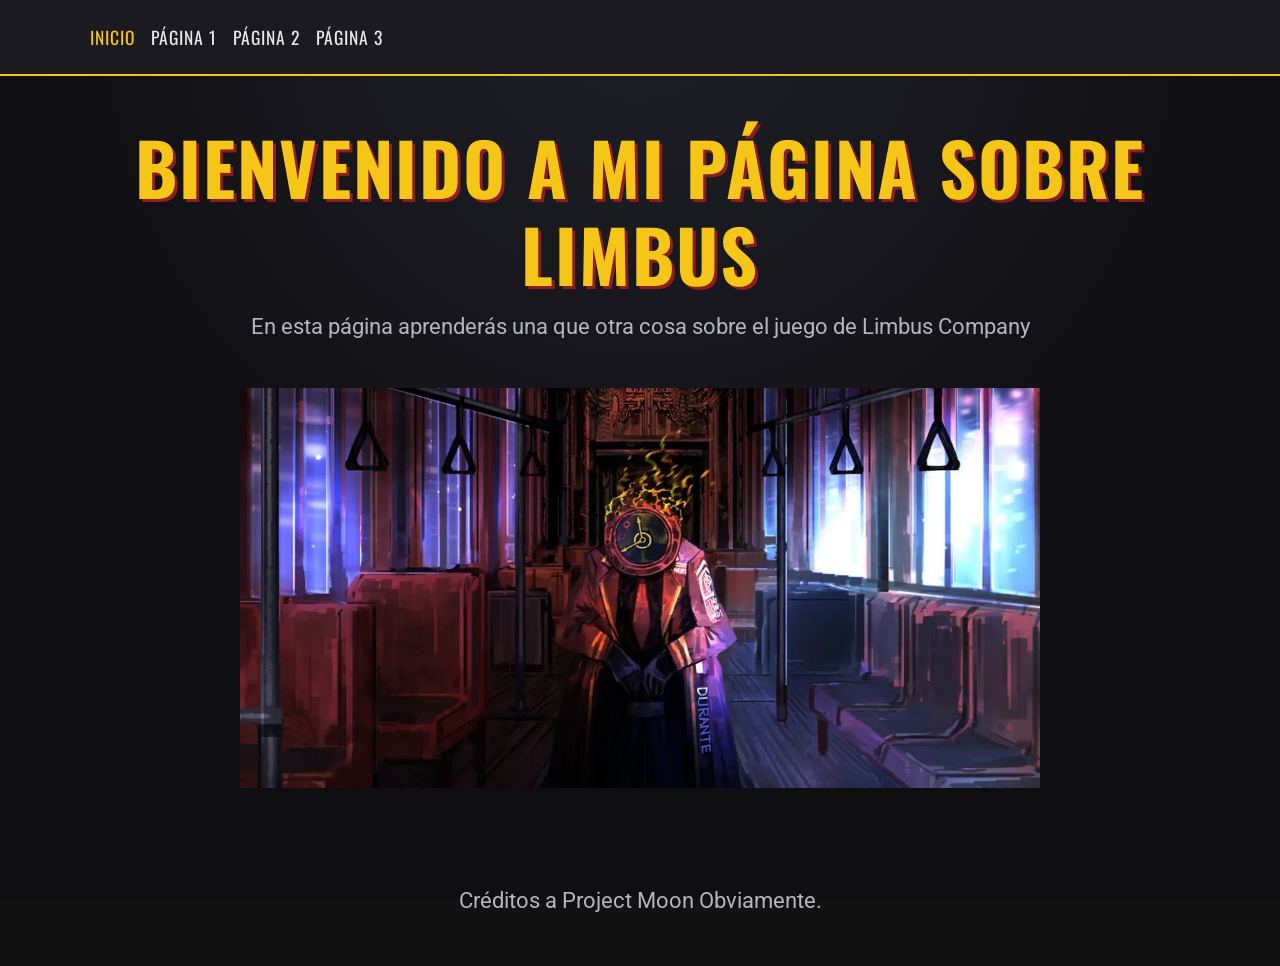
<file: index.html>
<!DOCTYPE html>
<html lang="es" data-bs-theme="dark">
<head>
  <meta charset="UTF-8">
  <meta name="viewport" content="width=device-width, initial-scale=1.0">
  <title>Maruchan la mejor sopa</title>

  <!-- Fuentes de Google -->
  <link rel="preconnect" href="https://fonts.googleapis.com">
  <link rel="preconnect" href="https://fonts.gstatic.com" crossorigin>
  <link href="https://fonts.googleapis.com/css2?family=Oswald:wght@500;700&family=Roboto:wght@400;500&display=swap" rel="stylesheet">

  <link href="https://cdn.jsdelivr.net/npm/bootstrap@5.3.3/dist/css/bootstrap.min.css" rel="stylesheet">
  <link href="styles.css" rel="stylesheet">
</head>
<body>

  <nav class="navbar navbar-expand-sm navbar-dark">
    <div class="container">
      <button class="navbar-toggler" type="button" data-bs-toggle="collapse"
              data-bs-target="#menu" aria-controls="menu" aria-expanded="false"
              aria-label="Abrir menú">
        <span class="navbar-toggler-icon"></span>
      </button>

      <div class="collapse navbar-collapse" id="menu">
        <ul class="navbar-nav">
          <li class="nav-item"><a class="nav-link active" href="index.html">Inicio</a></li>
          <li class="nav-item"><a class="nav-link" href="página1.html">Página 1</a></li>
          <li class="nav-item"><a class="nav-link" href="página2.html">Página 2</a></li>
          <li class="nav-item"><a class="nav-link" href="página3.html">Página 3</a></li>
        </ul>
      </div>
    </div>
  </nav>

  <main class="container text-center py-5">
    <h1 class="titulo mb-3">Bienvenido a mi Página sobre Limbus</h1>
    <h2 class="subtitulo mb-5">En esta página aprenderás una que otra cosa sobre el juego de Limbus Company</h2>

    <div class="imagen-placeholder mx-auto">
        <img src="Limbus.webp" alt="Limbus Company">
    </div>
  </main>

  <script src="https://cdn.jsdelivr.net/npm/bootstrap@5.3.3/dist/js/bootstrap.bundle.min.js"></script>
  <footer class=" container text-center py-5 subtitulo mb-7">
      Créditos a Project Moon Obviamente.
  </footer>
</body>
</html>
</file>
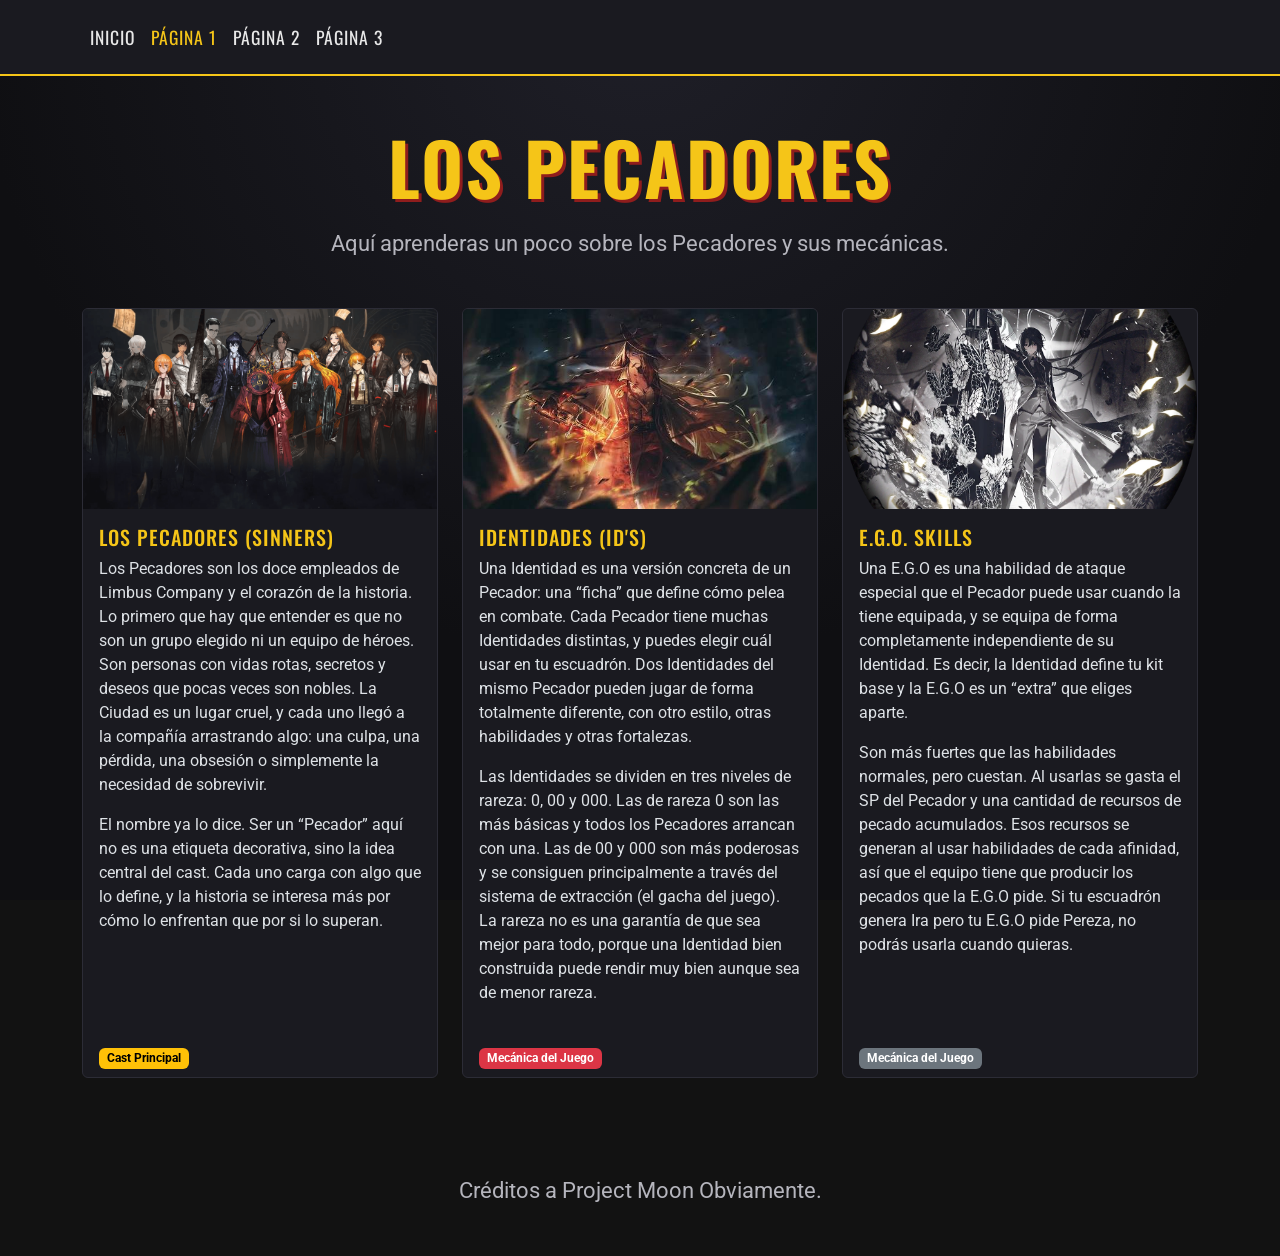
<file: página1.html>
<!DOCTYPE html>
<html lang="es" data-bs-theme="dark">
<head>
  <meta charset="UTF-8">
  <meta name="viewport" content="width=device-width, initial-scale=1.0">
  <title>Pecadores</title>

  <link rel="preconnect" href="https://fonts.googleapis.com">
  <link rel="preconnect" href="https://fonts.gstatic.com" crossorigin>
  <link href="https://fonts.googleapis.com/css2?family=Oswald:wght@500;700&family=Roboto:wght@400;500&display=swap" rel="stylesheet">

  <link href="https://cdn.jsdelivr.net/npm/bootstrap@5.3.3/dist/css/bootstrap.min.css" rel="stylesheet">
  <link href="styles.css" rel="stylesheet">
</head>
<body>

  <nav class="navbar navbar-expand-sm navbar-dark">
    <div class="container">
      <button class="navbar-toggler" type="button" data-bs-toggle="collapse"
              data-bs-target="#menu" aria-controls="menu" aria-expanded="false"
              aria-label="Abrir menú">
        <span class="navbar-toggler-icon"></span>
      </button>

      <div class="collapse navbar-collapse" id="menu">
        <ul class="navbar-nav">
          <li class="nav-item"><a class="nav-link" href="index.html">Inicio</a></li>
          <li class="nav-item"><a class="nav-link active" href="página1.html">Página 1</a></li>
          <li class="nav-item"><a class="nav-link" href="página2.html">Página 2</a></li>
          <li class="nav-item"><a class="nav-link" href="página3.html">Página 3</a></li>
        </ul>
      </div>
    </div>
  </nav>

  <main class="container py-5">

    <div class="text-center mb-5">
      <h1 class="titulo mb-3">Los Pecadores</h1>
      <p class="subtitulo">Aquí aprenderas un poco sobre los Pecadores y sus mecánicas.</p>
    </div>

    <div class="row row-cols-1 row-cols-md-3 g-4">

      <div class="col">
        <div class="card h-100">
          <img src="Sinners.png" class="card-img-top" alt="Imagen 1">
          <div class="card-body">
            <h2 class="card-title h5">Los Pecadores (Sinners)</h2>
            <p class="card-text">Los Pecadores son los doce empleados de Limbus Company y el corazón de la historia. Lo primero que hay que entender es que no son un grupo elegido ni un equipo de héroes. Son personas con vidas rotas, secretos y deseos que pocas veces son nobles. La Ciudad es un lugar cruel, y cada uno llegó a la compañía arrastrando algo: una culpa, una pérdida, una obsesión o simplemente la necesidad de sobrevivir.</p>
            <p>El nombre ya lo dice. Ser un “Pecador” aquí no es una etiqueta decorativa, sino la idea central del cast. Cada uno carga con algo que lo define, y la historia se interesa más por cómo lo enfrentan que por si lo superan.</p>
          </div>
          <div class="card-footer border-0">
            <span class="badge text-bg-warning">Cast Principal</span>
          </div>
        </div>
      </div>

      <div class="col">
        <div class="card h-100">
          <img src="Sottocapo.jfif" class="card-img-top" alt="Imagen 2">
          <div class="card-body">
            <h2 class="card-title h5">Identidades (Id's)</h2>
            <p class="card-text">Una Identidad es una versión concreta de un Pecador: una “ficha” que define cómo pelea en combate. Cada Pecador tiene muchas Identidades distintas, y puedes elegir cuál usar en tu escuadrón. Dos Identidades del mismo Pecador pueden jugar de forma totalmente diferente, con otro estilo, otras habilidades y otras fortalezas.</p>
            <p>Las Identidades se dividen en tres niveles de rareza: 0, 00 y 000. Las de rareza 0 son las más básicas y todos los Pecadores arrancan con una. Las de 00 y 000 son más poderosas y se consiguen principalmente a través del sistema de extracción (el gacha del juego). La rareza no es una garantía de que sea mejor para todo, porque una Identidad bien construida puede rendir muy bien aunque sea de menor rareza.</p>
          </div>
          <div class="card-footer border-0">
            <span class="badge text-bg-danger">Mecánica del Juego</span>
          </div>
        </div>
      </div>

      <div class="col">
        <div class="card h-100">
          <img src="EGO.webp" class="card-img-top" alt="Imagen 3">
          <div class="card-body">
            <h2 class="card-title h5">E.G.O. Skills</h2>
            <p class="card-text">Una E.G.O es una habilidad de ataque especial que el Pecador puede usar cuando la tiene equipada, y se equipa de forma completamente independiente de su Identidad. Es decir, la Identidad define tu kit base y la E.G.O es un “extra” que eliges aparte.</p>
            <p>Son más fuertes que las habilidades normales, pero cuestan. Al usarlas se gasta el SP del Pecador y una cantidad de recursos de pecado acumulados. Esos recursos se generan al usar habilidades de cada afinidad, así que el equipo tiene que producir los pecados que la E.G.O pide. Si tu escuadrón genera Ira pero tu E.G.O pide Pereza, no podrás usarla cuando quieras.</p>
          </div>
          <div class="card-footer border-0">
            <span class="badge text-bg-secondary">Mecánica del Juego</span>
          </div>
        </div>
      </div>
    </div>
  </main>

  <script src="https://cdn.jsdelivr.net/npm/bootstrap@5.3.3/dist/js/bootstrap.bundle.min.js"></script>
    <footer class=" container text-center py-5 subtitulo mb-7">
        Créditos a Project Moon Obviamente.
    </footer>
</body>
</html>
</file>
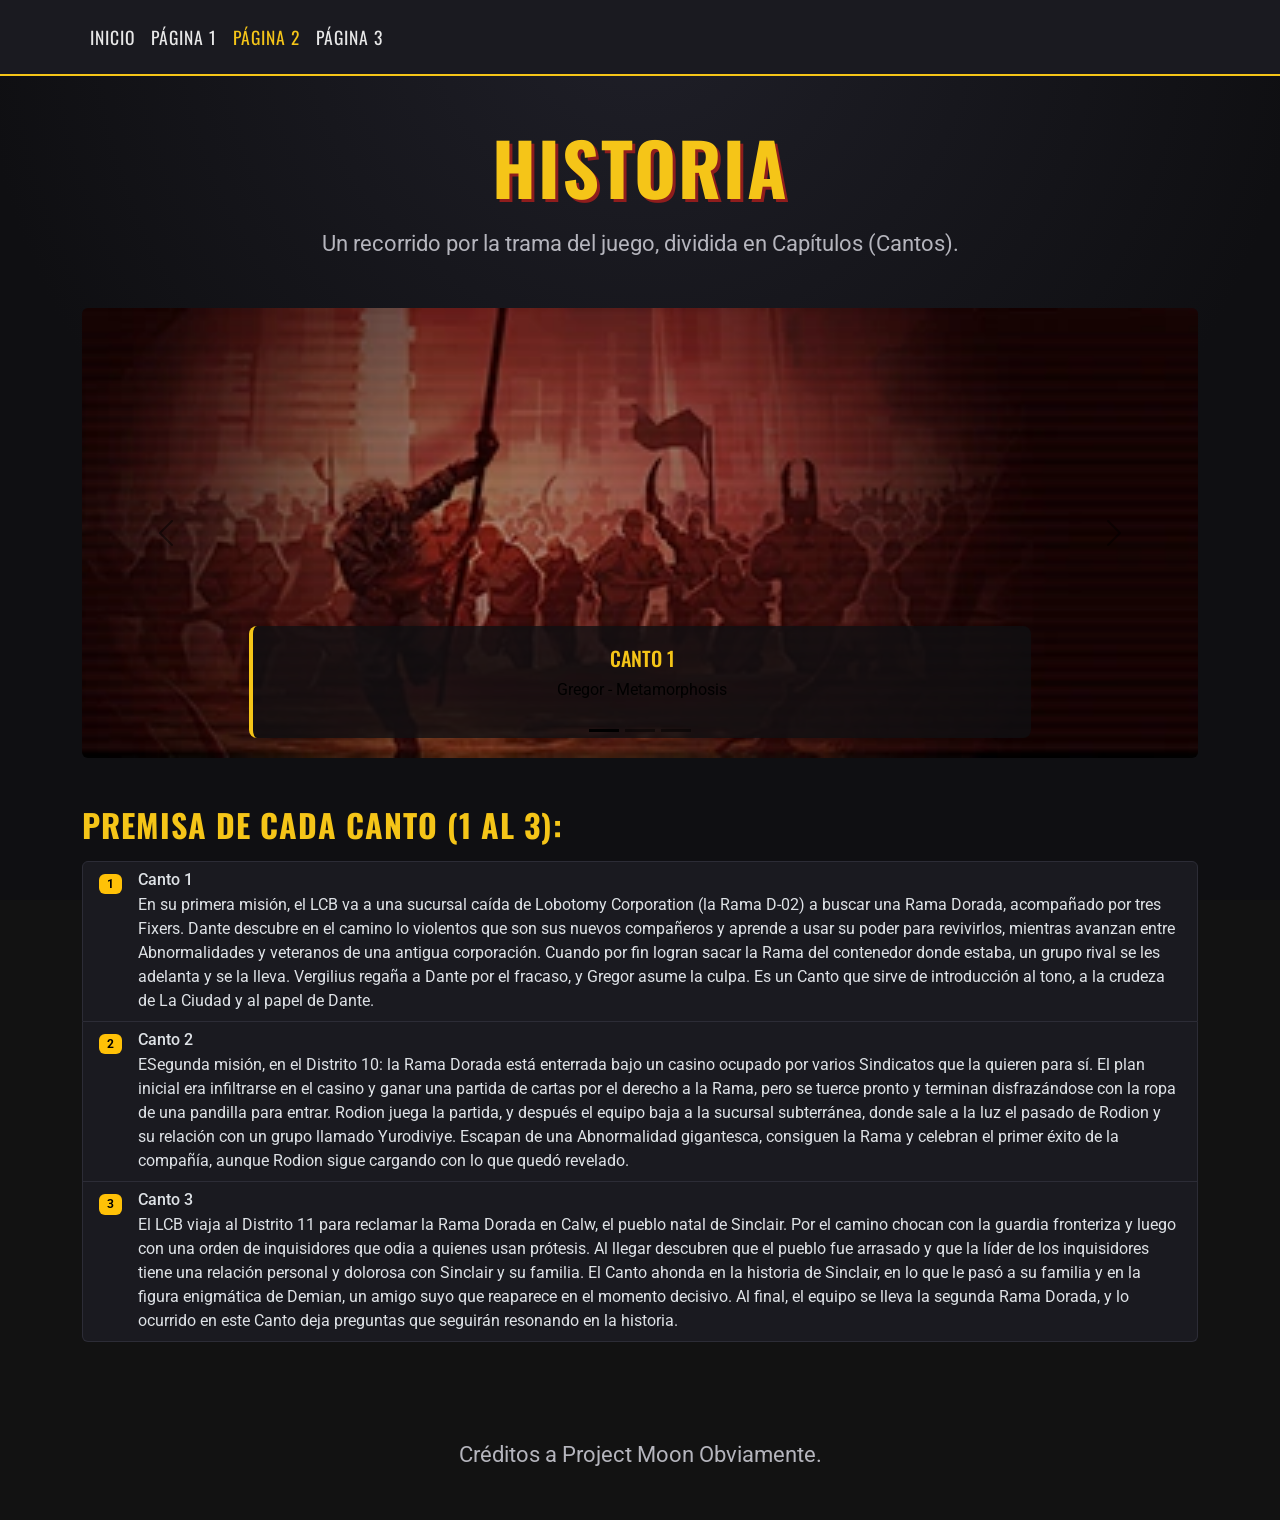
<file: página2.html>
<!DOCTYPE html>
<html lang="es" data-bs-theme="dark">
<head>
  <meta charset="UTF-8">
  <meta name="viewport" content="width=device-width, initial-scale=1.0">
  <title>Introducción</title>

  <link rel="preconnect" href="https://fonts.googleapis.com">
  <link rel="preconnect" href="https://fonts.gstatic.com" crossorigin>
  <link href="https://fonts.googleapis.com/css2?family=Oswald:wght@500;700&family=Roboto:wght@400;500&display=swap" rel="stylesheet">

  <link href="https://cdn.jsdelivr.net/npm/bootstrap@5.3.3/dist/css/bootstrap.min.css" rel="stylesheet">
  <link href="styles.css" rel="stylesheet">
</head>
<body>

  <nav class="navbar navbar-expand-sm navbar-dark">
    <div class="container">
      <button class="navbar-toggler" type="button" data-bs-toggle="collapse"
              data-bs-target="#menu" aria-controls="menu" aria-expanded="false"
              aria-label="Abrir menú">
        <span class="navbar-toggler-icon"></span>
      </button>

      <div class="collapse navbar-collapse" id="menu">
        <ul class="navbar-nav">
          <li class="nav-item"><a class="nav-link" href="index.html">Inicio</a></li>
          <li class="nav-item"><a class="nav-link" href="página1.html">Página 1</a></li>
          <li class="nav-item"><a class="nav-link active" href="página2.html">Página 2</a></li>
          <li class="nav-item"><a class="nav-link" href="página3.html">Página 3</a></li>
        </ul>
      </div>
    </div>
  </nav>

  <main class="container py-5">

    <div class="text-center mb-5">
      <h1 class="titulo mb-3">Historia</h1>
      <p class="subtitulo">Un recorrido por la trama del juego, dividida en Capítulos (Cantos).</p>
    </div>

    <div id="carrusel" class="carousel slide mb-5" data-bs-ride="carousel">
      <div class="carousel-indicators">
        <button type="button" data-bs-target="#carrusel" data-bs-slide-to="0" class="active" aria-current="true" aria-label="Imagen 1"></button>
        <button type="button" data-bs-target="#carrusel" data-bs-slide-to="1" aria-label="Imagen 2"></button>
        <button type="button" data-bs-target="#carrusel" data-bs-slide-to="2" aria-label="Imagen 3"></button>
      </div>

      <div class="carousel-inner rounded">

        <div class="carousel-item active">
          <img src="Canto1.webp" class="d-block w-100" alt="Imagen 1">
          <div class="carousel-caption d-none d-md-block">
            <h3 class="h5">Canto 1</h3>
            <p>Gregor - Metamorphosis</p>
          </div>
        </div>

        <div class="carousel-item">
          <img src="Canto2.webp" class="d-block w-100" alt="Imagen 2">
          <div class="carousel-caption d-none d-md-block">
            <h3 class="h5">Canto 2</h3>
            <p>Rodion - Crime and Punishment</p>
          </div>
        </div>

        <div class="carousel-item">
          <img src="Canto3.webp" class="d-block w-100" alt="Imagen 3">
          <div class="carousel-caption d-none d-md-block">
            <h3 class="h5">Canto 3</h3>
            <p>Sinclair - Demian</p>
          </div>
        </div>

      </div>

      <button class="carousel-control-prev" type="button" data-bs-target="#carrusel" data-bs-slide="prev">
        <span class="carousel-control-prev-icon" aria-hidden="true"></span>
        <span class="visually-hidden">Anterior</span>
      </button>
      <button class="carousel-control-next" type="button" data-bs-target="#carrusel" data-bs-slide="next">
        <span class="carousel-control-next-icon" aria-hidden="true"></span>
        <span class="visually-hidden">Siguiente</span>
      </button>
    </div>

    <h2 class="seccion mb-3">Premisa de cada Canto (1 al 3):</h2>
    <ul class="list-group">
      <li class="list-group-item d-flex gap-3 align-items-start">
        <span class="badge text-bg-warning mt-1">1</span>
        <div>
          <h3 class="h6 mb-1">Canto 1</h3>
          <p class="mb-0">En su primera misión, el LCB va a una sucursal caída de Lobotomy Corporation (la Rama D-02) a buscar una Rama Dorada, acompañado por tres Fixers. Dante descubre en el camino lo violentos que son sus nuevos compañeros y aprende a usar su poder para revivirlos, mientras avanzan entre Abnormalidades y veteranos de una antigua corporación. Cuando por fin logran sacar la Rama del contenedor donde estaba, un grupo rival se les adelanta y se la lleva. Vergilius regaña a Dante por el fracaso, y Gregor asume la culpa. Es un Canto que sirve de introducción al tono, a la crudeza de La Ciudad y al papel de Dante.</p>
        </div>
      </li>
      <li class="list-group-item d-flex gap-3 align-items-start">
        <span class="badge text-bg-warning mt-1">2</span>
        <div>
          <h3 class="h6 mb-1">Canto 2</h3>
          <p class="mb-0">ESegunda misión, en el Distrito 10: la Rama Dorada está enterrada bajo un casino ocupado por varios Sindicatos que la quieren para sí. El plan inicial era infiltrarse en el casino y ganar una partida de cartas por el derecho a la Rama, pero se tuerce pronto y terminan disfrazándose con la ropa de una pandilla para entrar. Rodion juega la partida, y después el equipo baja a la sucursal subterránea, donde sale a la luz el pasado de Rodion y su relación con un grupo llamado Yurodiviye. Escapan de una Abnormalidad gigantesca, consiguen la Rama y celebran el primer éxito de la compañía, aunque Rodion sigue cargando con lo que quedó revelado.</p>
        </div>
      </li>
      <li class="list-group-item d-flex gap-3 align-items-start">
        <span class="badge text-bg-warning mt-1">3</span>
        <div>
          <h3 class="h6 mb-1">Canto 3</h3>
          <p class="mb-0">El LCB viaja al Distrito 11 para reclamar la Rama Dorada en Calw, el pueblo natal de Sinclair. Por el camino chocan con la guardia fronteriza y luego con una orden de inquisidores que odia a quienes usan prótesis. Al llegar descubren que el pueblo fue arrasado y que la líder de los inquisidores tiene una relación personal y dolorosa con Sinclair y su familia. El Canto ahonda en la historia de Sinclair, en lo que le pasó a su familia y en la figura enigmática de Demian, un amigo suyo que reaparece en el momento decisivo. Al final, el equipo se lleva la segunda Rama Dorada, y lo ocurrido en este Canto deja preguntas que seguirán resonando en la historia.</p>
        </div>
      </li>
    </ul>
  </main>
  <script src="https://cdn.jsdelivr.net/npm/bootstrap@5.3.3/dist/js/bootstrap.bundle.min.js"></script>
  <footer class=" container text-center py-5 subtitulo mb-7">
        Créditos a Project Moon Obviamente.
    </footer>
</body>
</html>
</file>
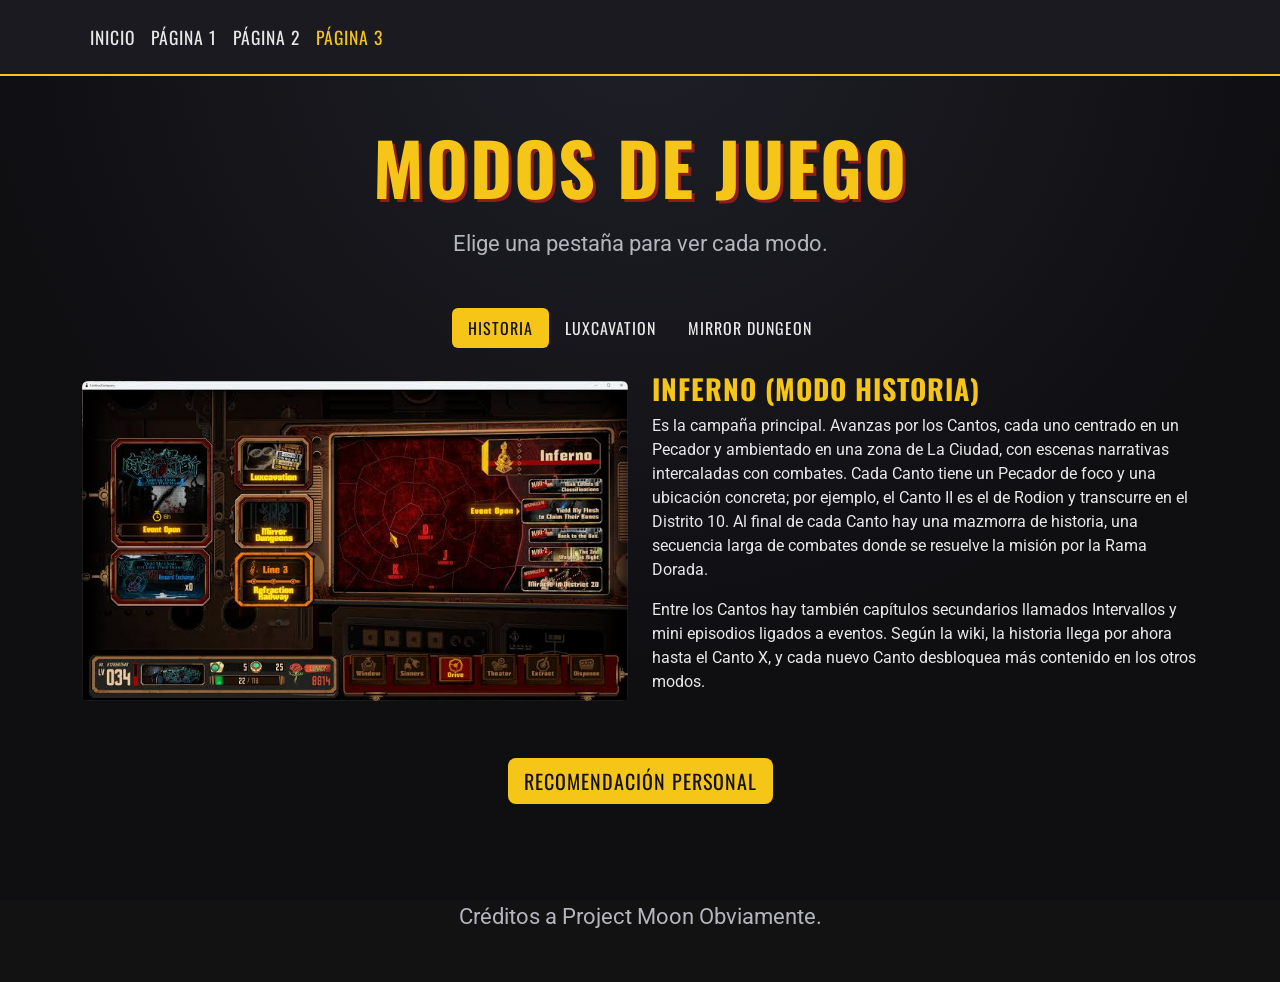
<file: página3.html>
<!DOCTYPE html>
<html lang="es" data-bs-theme="dark">
<head>
  <meta charset="UTF-8">
  <meta name="viewport" content="width=device-width, initial-scale=1.0">
  <title>Modos de juego</title>

  <link rel="preconnect" href="https://fonts.googleapis.com">
  <link rel="preconnect" href="https://fonts.gstatic.com" crossorigin>
  <link href="https://fonts.googleapis.com/css2?family=Oswald:wght@500;700&family=Roboto:wght@400;500&display=swap" rel="stylesheet">

  <link href="https://cdn.jsdelivr.net/npm/bootstrap@5.3.3/dist/css/bootstrap.min.css" rel="stylesheet">
  <link href="styles.css" rel="stylesheet">
</head>
<body>

  <nav class="navbar navbar-expand-sm navbar-dark">
    <div class="container">
      <button class="navbar-toggler" type="button" data-bs-toggle="collapse"
              data-bs-target="#menu" aria-controls="menu" aria-expanded="false"
              aria-label="Abrir menú">
        <span class="navbar-toggler-icon"></span>
      </button>

      <div class="collapse navbar-collapse" id="menu">
        <ul class="navbar-nav">
          <li class="nav-item"><a class="nav-link" href="index.html">Inicio</a></li>
          <li class="nav-item"><a class="nav-link" href="página1.html">Página 1</a></li>
          <li class="nav-item"><a class="nav-link" href="página2.html">Página 2</a></li>
          <li class="nav-item"><a class="nav-link active" href="página3.html">Página 3</a></li>
        </ul>
      </div>
    </div>
  </nav>

  <main class="container py-5">

    <div class="text-center mb-5">
      <h1 class="titulo mb-3">Modos de juego</h1>
      <p class="subtitulo">Elige una pestaña para ver cada modo.</p>
    </div>
    <ul class="nav nav-pills justify-content-center mb-4" id="modos" role="tablist">
      <li class="nav-item" role="presentation">
        <button class="nav-link active" id="tab1-btn" data-bs-toggle="pill" data-bs-target="#tab1" type="button" role="tab" aria-controls="tab1" aria-selected="true">Historia</button>
      </li>
      <li class="nav-item" role="presentation">
        <button class="nav-link" id="tab2-btn" data-bs-toggle="pill" data-bs-target="#tab2" type="button" role="tab" aria-controls="tab2" aria-selected="false">Luxcavation</button>
      </li>
      <li class="nav-item" role="presentation">
        <button class="nav-link" id="tab3-btn" data-bs-toggle="pill" data-bs-target="#tab3" type="button" role="tab" aria-controls="tab3" aria-selected="false">Mirror Dungeon</button>
      </li>
    </ul>

    <div class="tab-content mb-5" id="modos-contenido">

      <div class="tab-pane fade show active" id="tab1" role="tabpanel" aria-labelledby="tab1-btn" tabindex="0">
        <div class="row align-items-center g-4">
          <div class="col-md-6">
            <img src="Inferno.jfif" class="img-fluid rounded" alt="Imagen 1">
          </div>
          <div class="col-md-6">
            <h2 class="seccion h3">Inferno (Modo Historia)</h2>
            <p>Es la campaña principal. Avanzas por los Cantos, cada uno centrado en un Pecador y ambientado en una zona de La Ciudad, con escenas narrativas intercaladas con combates. Cada Canto tiene un Pecador de foco y una ubicación concreta; por ejemplo, el Canto II es el de Rodion y transcurre en el Distrito 10. Al final de cada Canto hay una mazmorra de historia, una secuencia larga de combates donde se resuelve la misión por la Rama Dorada.</p>
            <p>Entre los Cantos hay también capítulos secundarios llamados Intervallos y mini episodios ligados a eventos. Según la wiki, la historia llega por ahora hasta el Canto X, y cada nuevo Canto desbloquea más contenido en los otros modos.</p>
          </div>
        </div>
      </div>

      <div class="tab-pane fade" id="tab2" role="tabpanel" aria-labelledby="tab2-btn" tabindex="0">
        <div class="row align-items-center g-4">
          <div class="col-md-6 order-md-2">
            <img src="Luxcavation.webp" class="img-fluid rounded" alt="Imagen 2">
          </div>
          <div class="col-md-6 order-md-1">
            <h2 class="seccion h3">Luxcavation (EXP y Thread)</h2>
            <p>Es un modo secundario para farmear materiales de forma directa: enfrentas a los Pecadores contra enemigos concretos a cambio de recompensas, hay dos variantes: </p>
            <p>Luxcavation de EXP: una por cada Canto, con enemigos de esa zona. Dan Tickets de entrenamiento para subir de nivel Identidades. Los enemigos son débiles al tipo de daño recomendado así que armas el equipo según el día y el escenario.</p>
            <p>Luxcavation de Thread: Siete tipos, correspondientes a los tipos de afinidad que hay en el juego, cambian con cada dia de la semana. En este te enfrentas a Abnormalidades y al completarlo te darán Thread, el cual se usa para mejorar Identidades y E.G.O. Tiene un bono diario, hasta tres veces al día, que duplica el Thread obtenido.</p>
          </div>
        </div>
      </div>

      <div class="tab-pane fade" id="tab3" role="tabpanel" aria-labelledby="tab3-btn" tabindex="0">
        <div class="row align-items-center g-4">
          <div class="col-md-6">
            <img src="Dungeon.webp" class="img-fluid rounded" alt="Imagen 3">
          </div>
          <div class="col-md-6">
            <h2 class="seccion h3">Mirror Dungeon</h2>
            <p>Es el modo de contenido repetible y de mayor profundidad. Recorres una mazmorra generada al azar, y se anima a construir un conjunto de E.G.O Gifts adaptado a las Identidades desplegadas, eligiendo entre distintos packs temáticos y encuentros a medida que subes de piso.</p>
            <p>Entrar es gratis, pero cobrar las recompensas (Lunacy y XP del pase) cuesta Módulos de Enkephalin. Cada semana se recargan 3 bonos semanales.</p>
            <p>Se renueva cada temporada con reglas distintas. Añadiendo nuevos pisos (floor packs) E.G.O gifts y jefes.</p>
          </div>
        </div>
      </div>

    </div>

    <div class="text-center">
      <button type="button" class="btn btn-limbus btn-lg" data-bs-toggle="modal" data-bs-target="#modalInfo">
        Recomendación Personal
      </button>
    </div>

    <div class="modal fade" id="modalInfo" tabindex="-1" aria-labelledby="modalInfoTitulo" aria-hidden="true">
      <div class="modal-dialog modal-dialog-centered">
        <div class="modal-content">
          <div class="modal-header">
            <h2 class="modal-title h5" id="modalInfoTitulo">Recomendación Personal</h2>
            <button type="button" class="btn-close" data-bs-dismiss="modal" aria-label="Cerrar"></button>
          </div>
          <div class="modal-body">
            No se recomienda hacer luxcavations hasta el canto 4, lo que recomendaría yo es pasarse primero la historia hasta el Canto 4 y luego hacer Mirror Dungeons hasta alcanzar el contenido final del juego poco a poco o empezar con estas desde un inicio, pero puede que relentize el progreso en la historia.
          </div>
          <div class="modal-footer">
            <button type="button" class="btn btn-limbus" data-bs-dismiss="modal">Cerrar</button>
          </div>
        </div>
      </div>
    </div>

  </main>

  <script src="https://cdn.jsdelivr.net/npm/bootstrap@5.3.3/dist/js/bootstrap.bundle.min.js"></script>
  <footer class=" container text-center py-5 subtitulo mb-7">
        Créditos a Project Moon Obviamente.
    </footer>
</body>
</html>
</file>
<file: styles.css>
:root {
  --fondo: #0f0f12;
  --fondo-menu: #1a1a20;
  --borde: #2c2c36;
  --texto: #e8e8e8;
  --texto-suave: #b5b5bd;
  --acento: #f5c518;       
  --acento-oscuro: #8f1d1d; 
  --fuente-titulos: 'Oswald', sans-serif;
  --fuente-texto: 'Roboto', sans-serif;
}

body {
  background: radial-gradient(circle at top, #1f1f28 0%, var(--fondo) 60%);
  background-attachment: fixed;
  color: var(--texto);
  font-family: var(--fuente-texto);
  min-height: 100vh;
}

.navbar {
  background: var(--fondo-menu);
  border-bottom: 2px solid var(--acento);
}

.navbar .nav-link {
  font-family: var(--fuente-titulos);
  font-size: 1.1rem;
  letter-spacing: 1px;
  text-transform: uppercase;
  color: var(--texto);
  padding: 1rem 1.25rem;
  transition: color 0.2s, background 0.2s;
}

.navbar .nav-link.active {
  color: var(--acento);
}

.navbar .nav-link:hover {
  color: var(--acento);
  background: rgba(240, 195, 32, 0.08);
}

.titulo {
  font-family: var(--fuente-titulos);
  font-weight: 700;
  font-size: clamp(2.2rem, 6vw, 4.5rem);
  text-transform: uppercase;
  letter-spacing: 2px;
  color: var(--acento);
  text-shadow: 3px 3px 0 var(--acento-oscuro);
}

.subtitulo {
  font-family: var(--fuente-texto);
  font-weight: 400;
  font-size: clamp(1rem, 2.5vw, 1.4rem);
  color: var(--texto-suave);
}

.seccion {
  font-family: var(--fuente-titulos);
  font-weight: 700;
  text-transform: uppercase;
  letter-spacing: 1px;
  color: var(--acento);
}

.imagen-placeholder {
  max-width: 800px;
  height: 400px;
}

.imagen-placeholder img {
  width: 100%;
  height: 100%;
  object-fit: cover;
}

.btn-limbus {
  background: var(--acento);
  color: #111;
  border: 0;
  font-family: var(--fuente-titulos);
  text-transform: uppercase;
  letter-spacing: 1px;
}

.btn-limbus:hover {
  background: #ffd84d;
  color: #111;
}

.card {
  --bs-card-bg: var(--fondo-menu);
  --bs-card-border-color: var(--borde);
  --bs-card-cap-bg: transparent;
  transition: transform 0.2s, border-color 0.2s;
}

.card:hover {
  transform: translateY(-4px);
  border-color: var(--acento);
}

.card-img-top {
  height: 200px;
  object-fit: cover;
}

.card-title {
  font-family: var(--fuente-titulos);
  text-transform: uppercase;
  letter-spacing: 1px;
  color: var(--acento);
}

.accordion {
  --bs-accordion-bg: var(--fondo-menu);
  --bs-accordion-border-color: var(--borde);
  --bs-accordion-active-bg: #24242c;
  --bs-accordion-active-color: var(--acento);
  --bs-accordion-btn-focus-box-shadow: 0 0 0 0.25rem rgba(245, 197, 24, 0.25);
}

.accordion-button {
  font-family: var(--fuente-titulos);
  letter-spacing: 1px;
}

.carousel-item img {
  height: 450px;
  object-fit: cover;
}

.carousel-caption {
  background: rgba(15, 15, 18, 0.8);
  border-radius: 0.5rem;
  border-left: 4px solid var(--acento);
}

.carousel-caption h3 {
  font-family: var(--fuente-titulos);
  color: var(--acento);
  text-transform: uppercase;
}

.list-group {
  --bs-list-group-bg: var(--fondo-menu);
  --bs-list-group-border-color: var(--borde);
}

.nav-pills .nav-link {
  font-family: var(--fuente-titulos);
  text-transform: uppercase;
  letter-spacing: 1px;
  color: var(--texto);
}

.nav-pills .nav-link:hover {
  color: var(--acento);
}

.nav-pills .nav-link.active {
  background: var(--acento);
  color: #111;
}

.tab-content img {
  width: 100%;
  max-height: 350px;
  object-fit: cover;
}

.modal-content {
  --bs-modal-bg: var(--fondo-menu);
  --bs-modal-border-color: var(--acento);
}

.modal-title {
  font-family: var(--fuente-titulos);
  color: var(--acento);
  text-transform: uppercase;
}

@media (max-width: 576px) {
  .imagen-placeholder {
    height: 250px;
  }

  .carousel-item img {
    height: 250px;
  }
}
</file>
